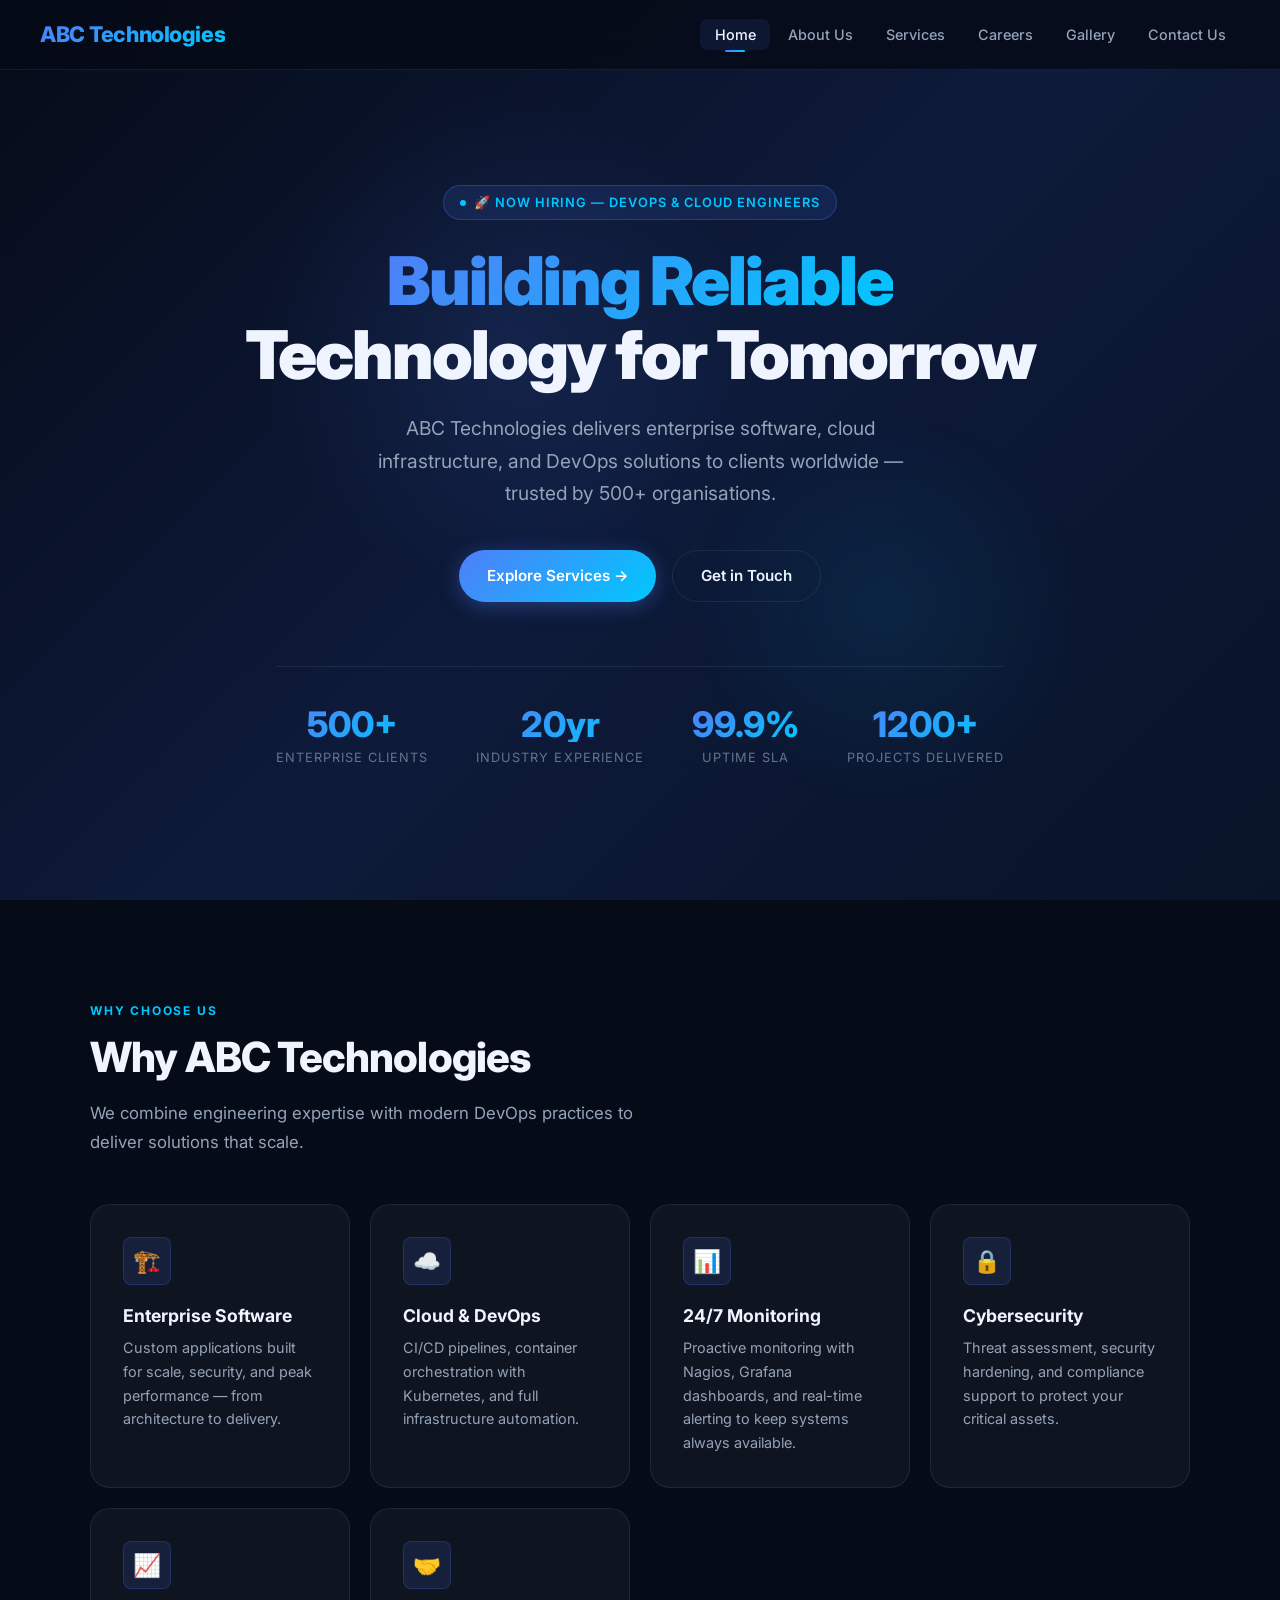
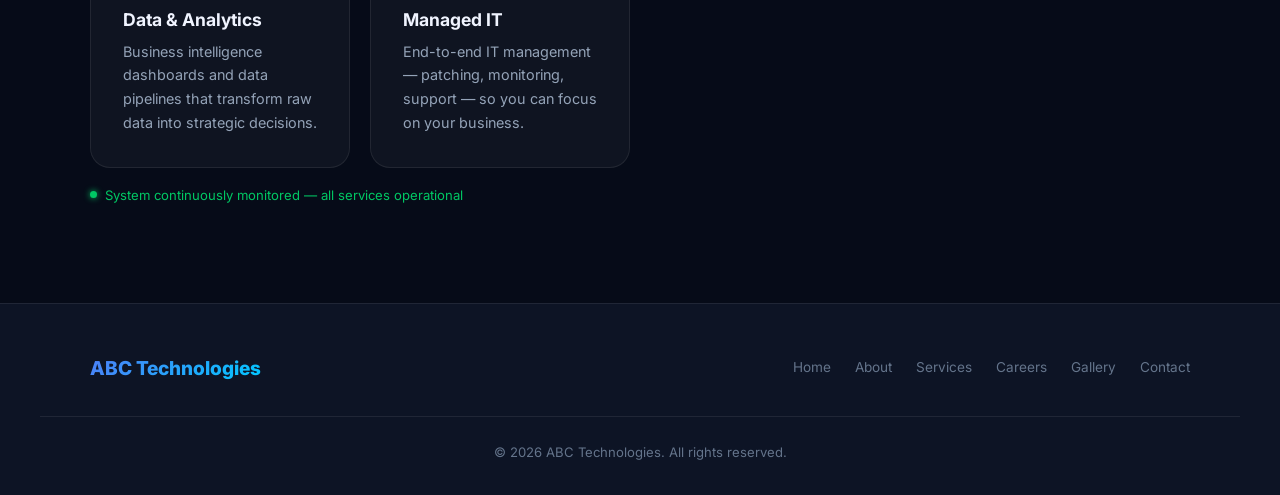
<file: website/index.html>
<!DOCTYPE html>
<html lang="en">
<head>
  <meta charset="UTF-8">
  <meta name="viewport" content="width=device-width, initial-scale=1.0">
  <meta name="description" content="ABC Technologies — Enterprise software, cloud, DevOps, and IT infrastructure solutions for businesses worldwide.">
  <title>ABC Technologies — Building Reliable Technology for Tomorrow</title>
  <link rel="stylesheet" href="css/style.css">
</head>
<body>

<header id="site-header">
  <div class="logo">ABC Technologies</div>
  <nav>
    <ul>
      <li><a href="index.html" id="nav-home">Home</a></li>
      <li><a href="about.html" id="nav-about">About Us</a></li>
      <li><a href="services.html" id="nav-services">Services</a></li>
      <li><a href="careers.html" id="nav-careers">Careers</a></li>
      <li><a href="gallery.html" id="nav-gallery">Gallery</a></li>
      <li><a href="contact.html" id="nav-contact">Contact Us</a></li>
    </ul>
  </nav>
</header>

<!-- Hero Section -->
<section class="hero">
  <div class="hero-badge">🚀 Now Hiring — DevOps & Cloud Engineers</div>
  <h1><span class="gradient-text">Building Reliable</span><br>Technology for Tomorrow</h1>
  <p>ABC Technologies delivers enterprise software, cloud infrastructure, and DevOps solutions to clients worldwide — trusted by 500+ organisations.</p>
  <div class="hero-cta">
    <a href="services.html" id="hero-cta-services" class="btn btn-primary">Explore Services →</a>
    <a href="contact.html" id="hero-cta-contact" class="btn btn-outline">Get in Touch</a>
  </div>
  <div class="stats-row">
    <div class="stat"><div class="stat-number">500+</div><div class="stat-label">Enterprise Clients</div></div>
    <div class="stat"><div class="stat-number">20yr</div><div class="stat-label">Industry Experience</div></div>
    <div class="stat"><div class="stat-number">99.9%</div><div class="stat-label">Uptime SLA</div></div>
    <div class="stat"><div class="stat-number">1200+</div><div class="stat-label">Projects Delivered</div></div>
  </div>
</section>

<!-- Why ABC Technologies -->
<section class="section">
  <div class="section-inner">
    <div class="section-label">Why Choose Us</div>
    <h2 class="section-title">Why ABC Technologies</h2>
    <p class="section-desc">We combine engineering expertise with modern DevOps practices to deliver solutions that scale.</p>
    <div class="card-grid">
      <div class="card">
        <div class="card-icon">🏗️</div>
        <h3>Enterprise Software</h3>
        <p>Custom applications built for scale, security, and peak performance — from architecture to delivery.</p>
      </div>
      <div class="card">
        <div class="card-icon">☁️</div>
        <h3>Cloud &amp; DevOps</h3>
        <p>CI/CD pipelines, container orchestration with Kubernetes, and full infrastructure automation.</p>
      </div>
      <div class="card">
        <div class="card-icon">📊</div>
        <h3>24/7 Monitoring</h3>
        <p>Proactive monitoring with Nagios, Grafana dashboards, and real-time alerting to keep systems always available.</p>
      </div>
      <div class="card">
        <div class="card-icon">🔒</div>
        <h3>Cybersecurity</h3>
        <p>Threat assessment, security hardening, and compliance support to protect your critical assets.</p>
      </div>
      <div class="card">
        <div class="card-icon">📈</div>
        <h3>Data &amp; Analytics</h3>
        <p>Business intelligence dashboards and data pipelines that transform raw data into strategic decisions.</p>
      </div>
      <div class="card">
        <div class="card-icon">🤝</div>
        <h3>Managed IT</h3>
        <p>End-to-end IT management — patching, monitoring, support — so you can focus on your business.</p>
      </div>
    </div>
    <p id="health">System continuously monitored — all services operational</p>
  </div>
</section>

<footer>
  <div class="footer-inner">
    <div class="footer-logo">ABC Technologies</div>
    <div class="footer-links">
      <a href="index.html">Home</a>
      <a href="about.html">About</a>
      <a href="services.html">Services</a>
      <a href="careers.html">Careers</a>
      <a href="gallery.html">Gallery</a>
      <a href="contact.html">Contact</a>
    </div>
  </div>
  <div class="footer-copy">&copy; 2026 ABC Technologies. All rights reserved.</div>
</footer>

<script src="js/main.js"></script>
</body>
</html>
</file>
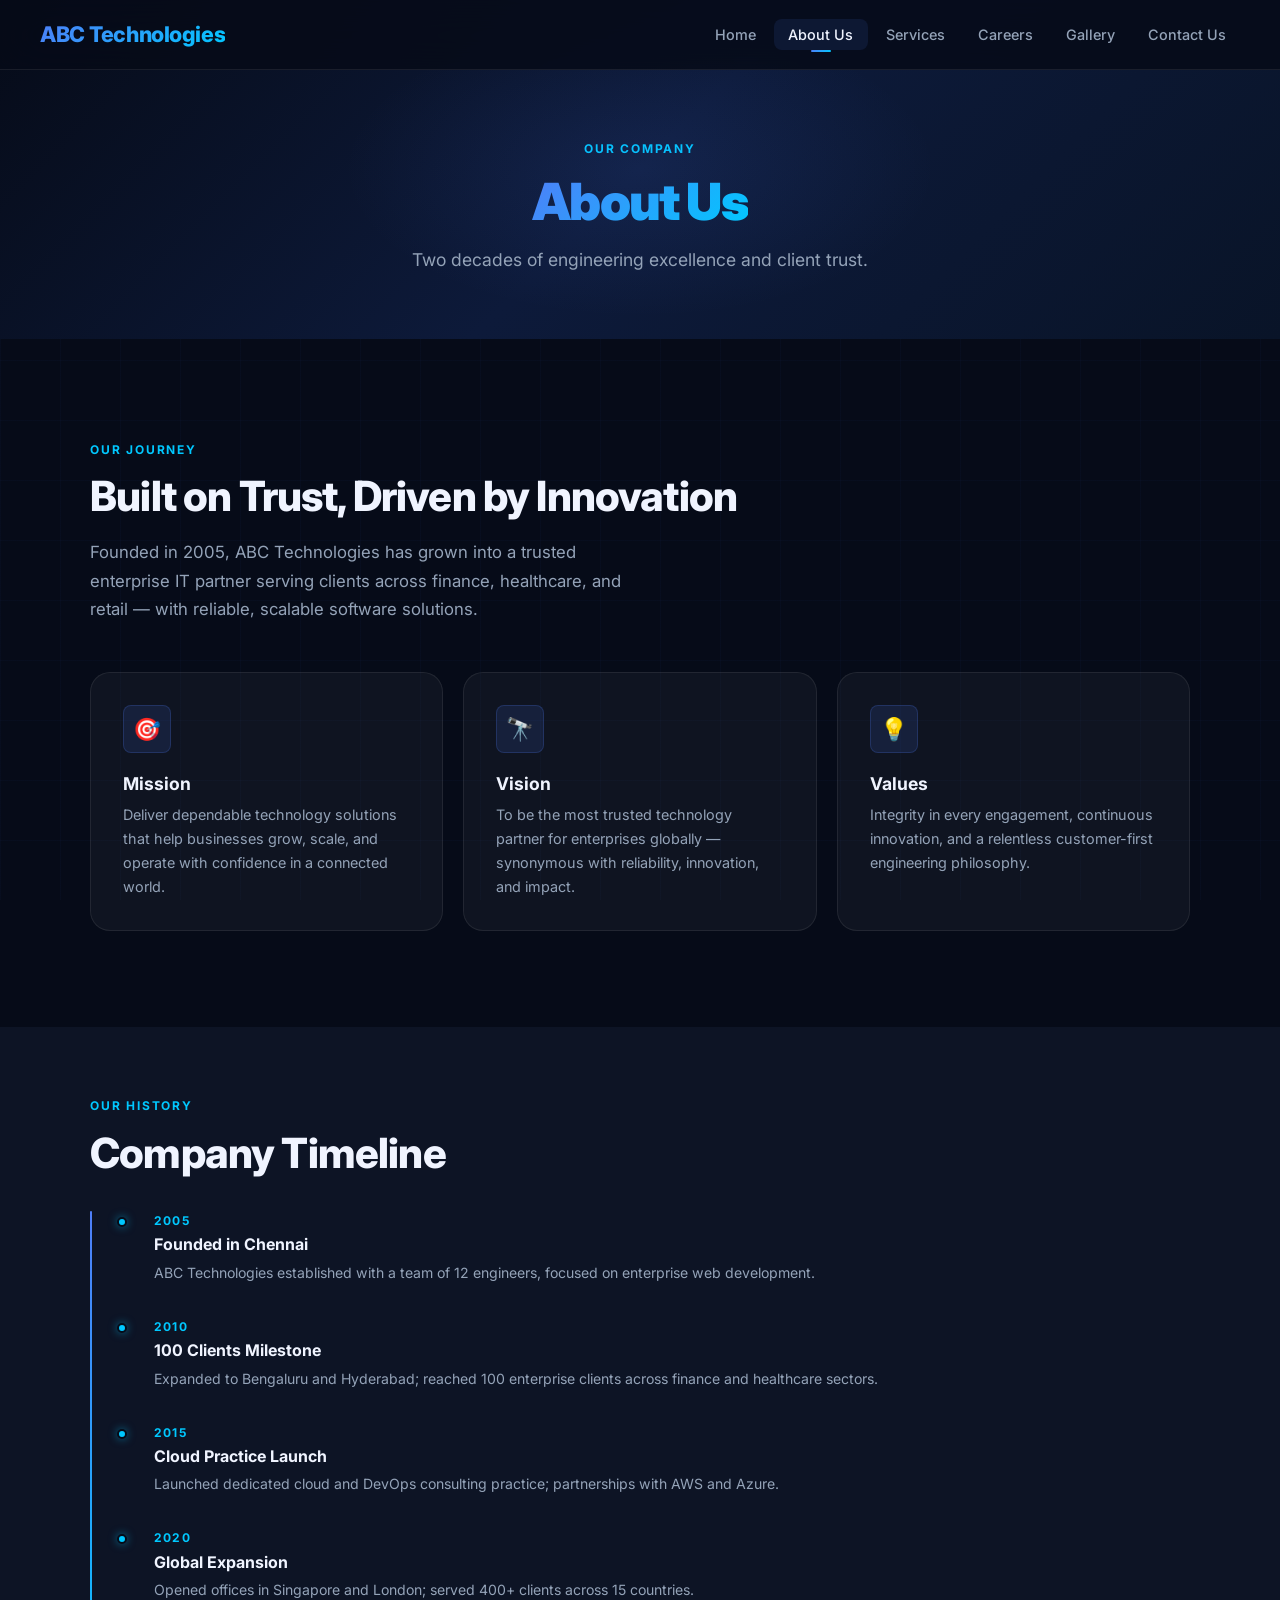
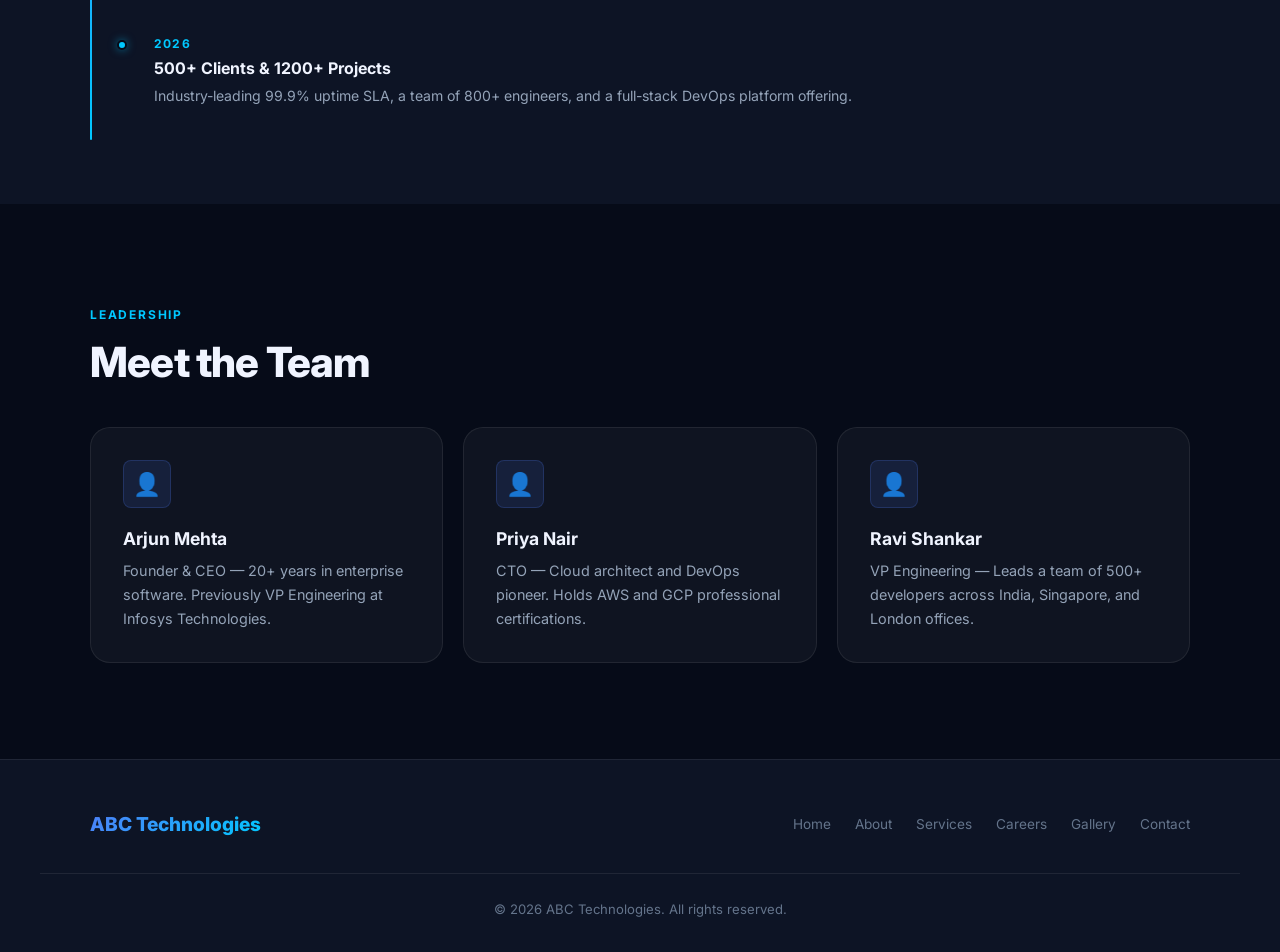
<file: website/about.html>
<!DOCTYPE html>
<html lang="en">
<head>
  <meta charset="UTF-8">
  <meta name="viewport" content="width=device-width, initial-scale=1.0">
  <meta name="description" content="Learn about ABC Technologies — our story, mission, vision, values, and 20 years of engineering excellence.">
  <title>About Us — ABC Technologies</title>
  <link rel="stylesheet" href="css/style.css">
</head>
<body>

<header id="site-header">
  <div class="logo">ABC Technologies</div>
  <nav>
    <ul>
      <li><a href="index.html" id="nav-home">Home</a></li>
      <li><a href="about.html" id="nav-about">About Us</a></li>
      <li><a href="services.html" id="nav-services">Services</a></li>
      <li><a href="careers.html" id="nav-careers">Careers</a></li>
      <li><a href="gallery.html" id="nav-gallery">Gallery</a></li>
      <li><a href="contact.html" id="nav-contact">Contact Us</a></li>
    </ul>
  </nav>
</header>

<section class="page-hero">
  <div class="section-label">Our Company</div>
  <h1><span class="gradient-text">About Us</span></h1>
  <p>Two decades of engineering excellence and client trust.</p>
</section>

<!-- Story Section -->
<section class="section">
  <div class="section-inner">
    <div class="section-label">Our Journey</div>
    <h2 class="section-title">Built on Trust, Driven by Innovation</h2>
    <p class="section-desc">Founded in 2005, ABC Technologies has grown into a trusted enterprise IT partner serving clients across finance, healthcare, and retail — with reliable, scalable software solutions.</p>

    <!-- Mission / Vision / Values -->
    <div class="card-grid">
      <div class="card">
        <div class="card-icon">🎯</div>
        <h3>Mission</h3>
        <p>Deliver dependable technology solutions that help businesses grow, scale, and operate with confidence in a connected world.</p>
      </div>
      <div class="card">
        <div class="card-icon">🔭</div>
        <h3>Vision</h3>
        <p>To be the most trusted technology partner for enterprises globally — synonymous with reliability, innovation, and impact.</p>
      </div>
      <div class="card">
        <div class="card-icon">💡</div>
        <h3>Values</h3>
        <p>Integrity in every engagement, continuous innovation, and a relentless customer-first engineering philosophy.</p>
      </div>
    </div>
  </div>
</section>

<!-- Timeline -->
<section class="section" style="background: var(--bg-secondary); padding-top: 4rem; padding-bottom: 4rem;">
  <div class="section-inner">
    <div class="section-label">Our History</div>
    <h2 class="section-title">Company Timeline</h2>
    <div class="timeline">
      <div class="timeline-item">
        <div class="year">2005</div>
        <h3>Founded in Chennai</h3>
        <p>ABC Technologies established with a team of 12 engineers, focused on enterprise web development.</p>
      </div>
      <div class="timeline-item">
        <div class="year">2010</div>
        <h3>100 Clients Milestone</h3>
        <p>Expanded to Bengaluru and Hyderabad; reached 100 enterprise clients across finance and healthcare sectors.</p>
      </div>
      <div class="timeline-item">
        <div class="year">2015</div>
        <h3>Cloud Practice Launch</h3>
        <p>Launched dedicated cloud and DevOps consulting practice; partnerships with AWS and Azure.</p>
      </div>
      <div class="timeline-item">
        <div class="year">2020</div>
        <h3>Global Expansion</h3>
        <p>Opened offices in Singapore and London; served 400+ clients across 15 countries.</p>
      </div>
      <div class="timeline-item">
        <div class="year">2026</div>
        <h3>500+ Clients &amp; 1200+ Projects</h3>
        <p>Industry-leading 99.9% uptime SLA, a team of 800+ engineers, and a full-stack DevOps platform offering.</p>
      </div>
    </div>
  </div>
</section>

<!-- Leadership -->
<section class="section">
  <div class="section-inner">
    <div class="section-label">Leadership</div>
    <h2 class="section-title">Meet the Team</h2>
    <div class="card-grid">
      <div class="card">
        <div class="card-icon">👤</div>
        <h3>Arjun Mehta</h3>
        <p>Founder &amp; CEO — 20+ years in enterprise software. Previously VP Engineering at Infosys Technologies.</p>
      </div>
      <div class="card">
        <div class="card-icon">👤</div>
        <h3>Priya Nair</h3>
        <p>CTO — Cloud architect and DevOps pioneer. Holds AWS and GCP professional certifications.</p>
      </div>
      <div class="card">
        <div class="card-icon">👤</div>
        <h3>Ravi Shankar</h3>
        <p>VP Engineering — Leads a team of 500+ developers across India, Singapore, and London offices.</p>
      </div>
    </div>
  </div>
</section>

<footer>
  <div class="footer-inner">
    <div class="footer-logo">ABC Technologies</div>
    <div class="footer-links">
      <a href="index.html">Home</a>
      <a href="about.html">About</a>
      <a href="services.html">Services</a>
      <a href="careers.html">Careers</a>
      <a href="gallery.html">Gallery</a>
      <a href="contact.html">Contact</a>
    </div>
  </div>
  <div class="footer-copy">&copy; 2026 ABC Technologies. All rights reserved.</div>
</footer>

<script src="js/main.js"></script>
</body>
</html>
</file>
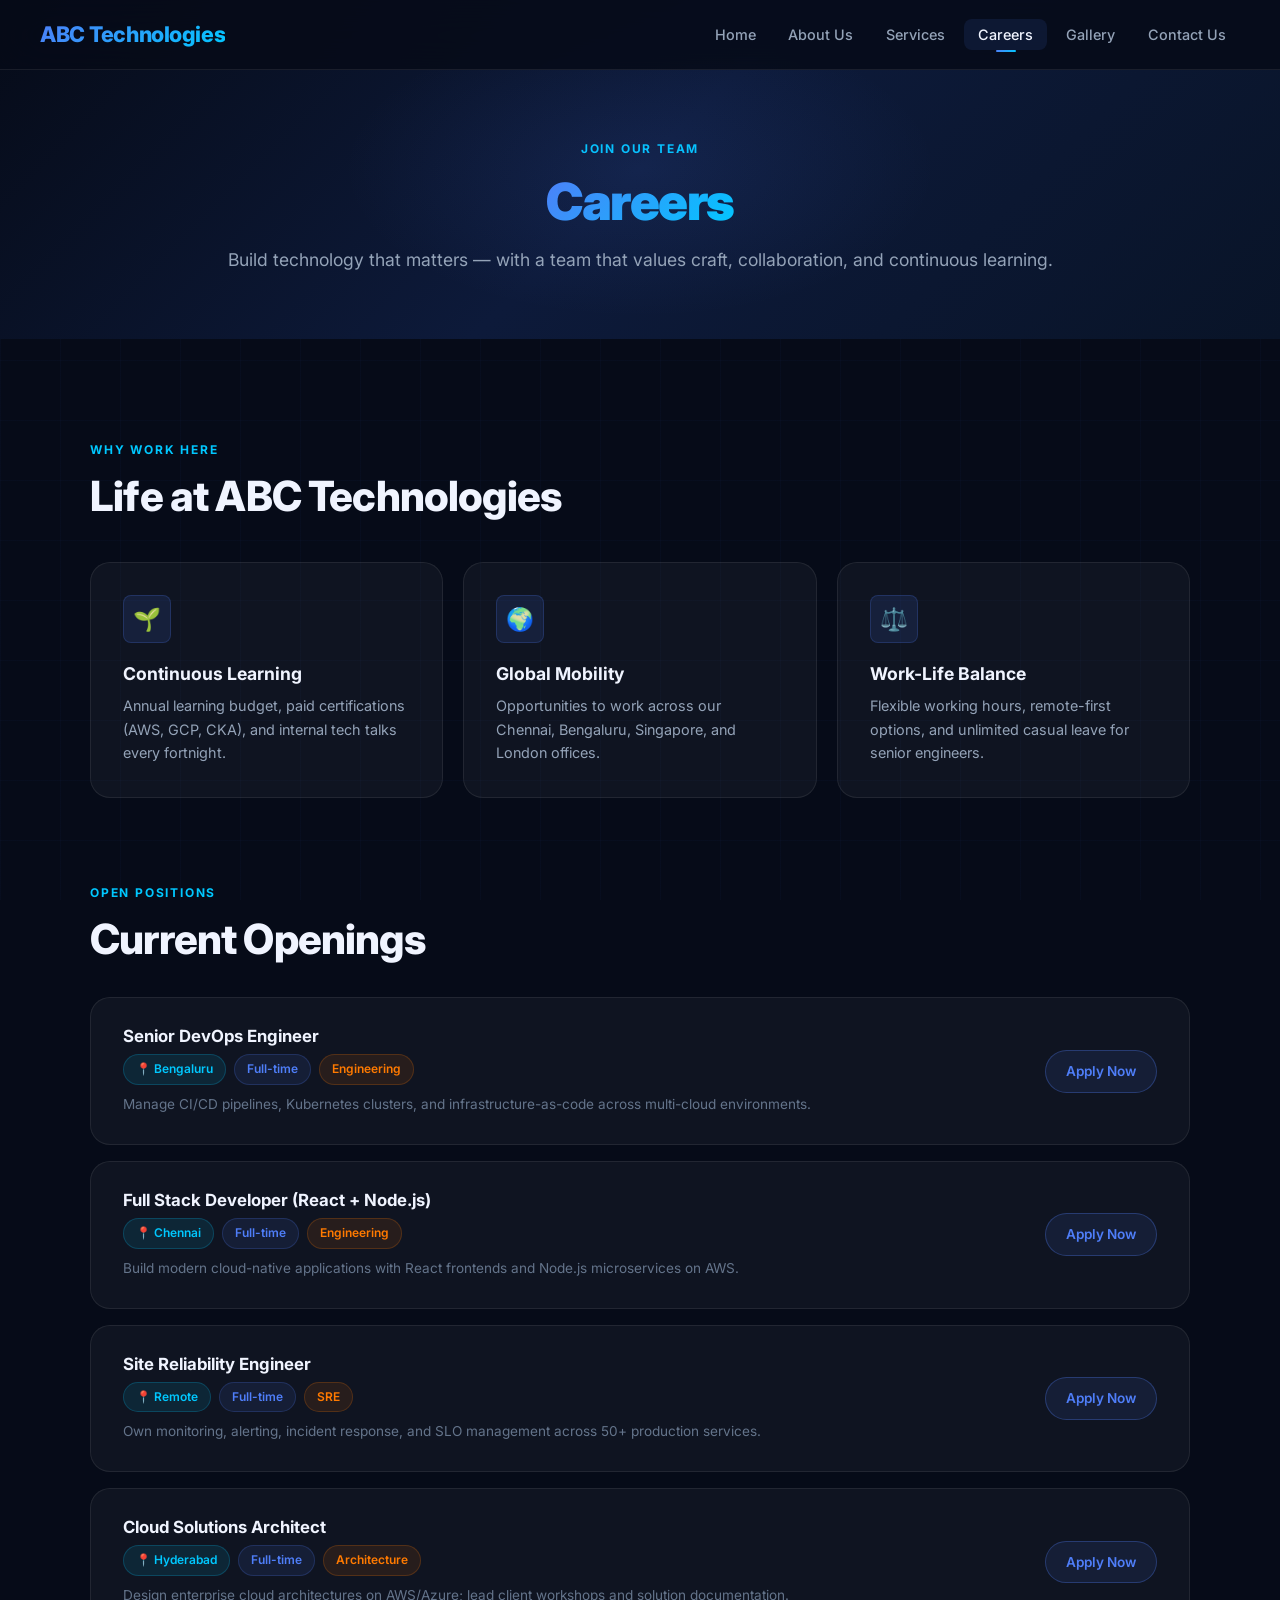
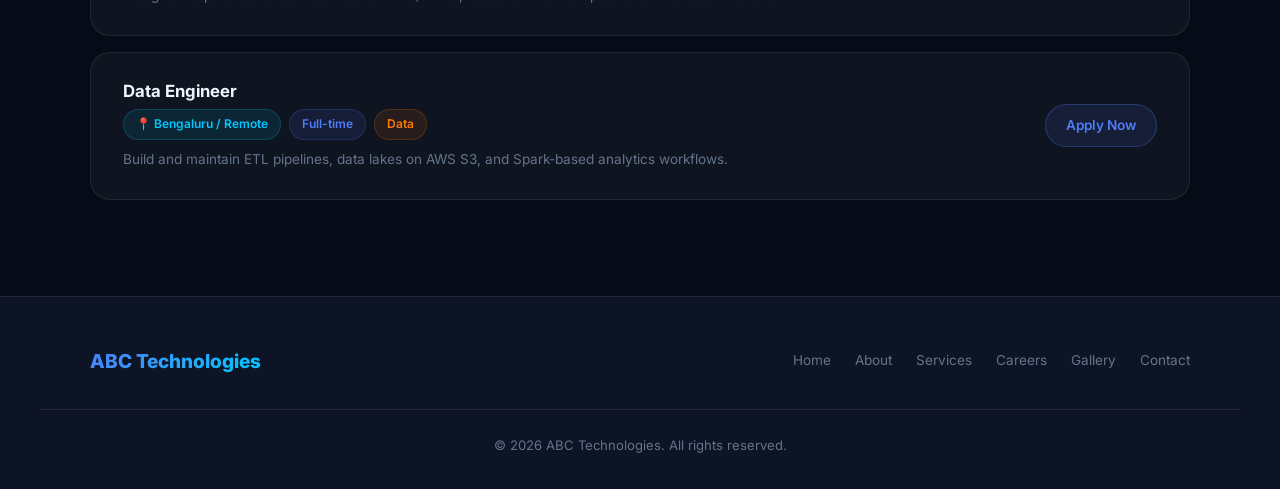
<file: website/careers.html>
<!DOCTYPE html>
<html lang="en">
<head>
  <meta charset="UTF-8">
  <meta name="viewport" content="width=device-width, initial-scale=1.0">
  <meta name="description" content="Join ABC Technologies — open positions in DevOps, cloud engineering, full-stack development, and site reliability.">
  <title>Careers — ABC Technologies</title>
  <link rel="stylesheet" href="css/style.css">
</head>
<body>

<header id="site-header">
  <div class="logo">ABC Technologies</div>
  <nav>
    <ul>
      <li><a href="index.html" id="nav-home">Home</a></li>
      <li><a href="about.html" id="nav-about">About Us</a></li>
      <li><a href="services.html" id="nav-services">Services</a></li>
      <li><a href="careers.html" id="nav-careers">Careers</a></li>
      <li><a href="gallery.html" id="nav-gallery">Gallery</a></li>
      <li><a href="contact.html" id="nav-contact">Contact Us</a></li>
    </ul>
  </nav>
</header>

<section class="page-hero">
  <div class="section-label">Join Our Team</div>
  <h1><span class="gradient-text">Careers</span></h1>
  <p>Build technology that matters — with a team that values craft, collaboration, and continuous learning.</p>
</section>

<!-- Perks -->
<section class="section" style="padding-bottom: 3rem;">
  <div class="section-inner">
    <div class="section-label">Why Work Here</div>
    <h2 class="section-title">Life at ABC Technologies</h2>
    <div class="card-grid">
      <div class="card">
        <div class="card-icon">🌱</div>
        <h3>Continuous Learning</h3>
        <p>Annual learning budget, paid certifications (AWS, GCP, CKA), and internal tech talks every fortnight.</p>
      </div>
      <div class="card">
        <div class="card-icon">🌍</div>
        <h3>Global Mobility</h3>
        <p>Opportunities to work across our Chennai, Bengaluru, Singapore, and London offices.</p>
      </div>
      <div class="card">
        <div class="card-icon">⚖️</div>
        <h3>Work-Life Balance</h3>
        <p>Flexible working hours, remote-first options, and unlimited casual leave for senior engineers.</p>
      </div>
    </div>
  </div>
</section>

<!-- Job Listings -->
<section class="section" style="padding-top: 2rem;">
  <div class="section-inner">
    <div class="section-label">Open Positions</div>
    <h2 class="section-title">Current Openings</h2>
    <div id="jobs-list" style="display: flex; flex-direction: column; gap: 1rem; margin-top: 2rem;">

      <div class="job-card">
        <div class="job-info">
          <h3>Senior DevOps Engineer</h3>
          <div class="job-badges">
            <span class="badge badge-location">📍 Bengaluru</span>
            <span class="badge badge-type">Full-time</span>
            <span class="badge badge-dept">Engineering</span>
          </div>
          <p style="font-size:0.85rem; color:var(--text-muted); margin-top:0.5rem;">Manage CI/CD pipelines, Kubernetes clusters, and infrastructure-as-code across multi-cloud environments.</p>
        </div>
        <a href="contact.html" class="btn-apply">Apply Now</a>
      </div>

      <div class="job-card">
        <div class="job-info">
          <h3>Full Stack Developer (React + Node.js)</h3>
          <div class="job-badges">
            <span class="badge badge-location">📍 Chennai</span>
            <span class="badge badge-type">Full-time</span>
            <span class="badge badge-dept">Engineering</span>
          </div>
          <p style="font-size:0.85rem; color:var(--text-muted); margin-top:0.5rem;">Build modern cloud-native applications with React frontends and Node.js microservices on AWS.</p>
        </div>
        <a href="contact.html" class="btn-apply">Apply Now</a>
      </div>

      <div class="job-card">
        <div class="job-info">
          <h3>Site Reliability Engineer</h3>
          <div class="job-badges">
            <span class="badge badge-location">📍 Remote</span>
            <span class="badge badge-type">Full-time</span>
            <span class="badge badge-dept">SRE</span>
          </div>
          <p style="font-size:0.85rem; color:var(--text-muted); margin-top:0.5rem;">Own monitoring, alerting, incident response, and SLO management across 50+ production services.</p>
        </div>
        <a href="contact.html" class="btn-apply">Apply Now</a>
      </div>

      <div class="job-card">
        <div class="job-info">
          <h3>Cloud Solutions Architect</h3>
          <div class="job-badges">
            <span class="badge badge-location">📍 Hyderabad</span>
            <span class="badge badge-type">Full-time</span>
            <span class="badge badge-dept">Architecture</span>
          </div>
          <p style="font-size:0.85rem; color:var(--text-muted); margin-top:0.5rem;">Design enterprise cloud architectures on AWS/Azure; lead client workshops and solution documentation.</p>
        </div>
        <a href="contact.html" class="btn-apply">Apply Now</a>
      </div>

      <div class="job-card">
        <div class="job-info">
          <h3>Data Engineer</h3>
          <div class="job-badges">
            <span class="badge badge-location">📍 Bengaluru / Remote</span>
            <span class="badge badge-type">Full-time</span>
            <span class="badge badge-dept">Data</span>
          </div>
          <p style="font-size:0.85rem; color:var(--text-muted); margin-top:0.5rem;">Build and maintain ETL pipelines, data lakes on AWS S3, and Spark-based analytics workflows.</p>
        </div>
        <a href="contact.html" class="btn-apply">Apply Now</a>
      </div>

    </div>
  </div>
</section>

<footer>
  <div class="footer-inner">
    <div class="footer-logo">ABC Technologies</div>
    <div class="footer-links">
      <a href="index.html">Home</a>
      <a href="about.html">About</a>
      <a href="services.html">Services</a>
      <a href="careers.html">Careers</a>
      <a href="gallery.html">Gallery</a>
      <a href="contact.html">Contact</a>
    </div>
  </div>
  <div class="footer-copy">&copy; 2026 ABC Technologies. All rights reserved.</div>
</footer>

<script src="js/main.js"></script>
</body>
</html>
</file>
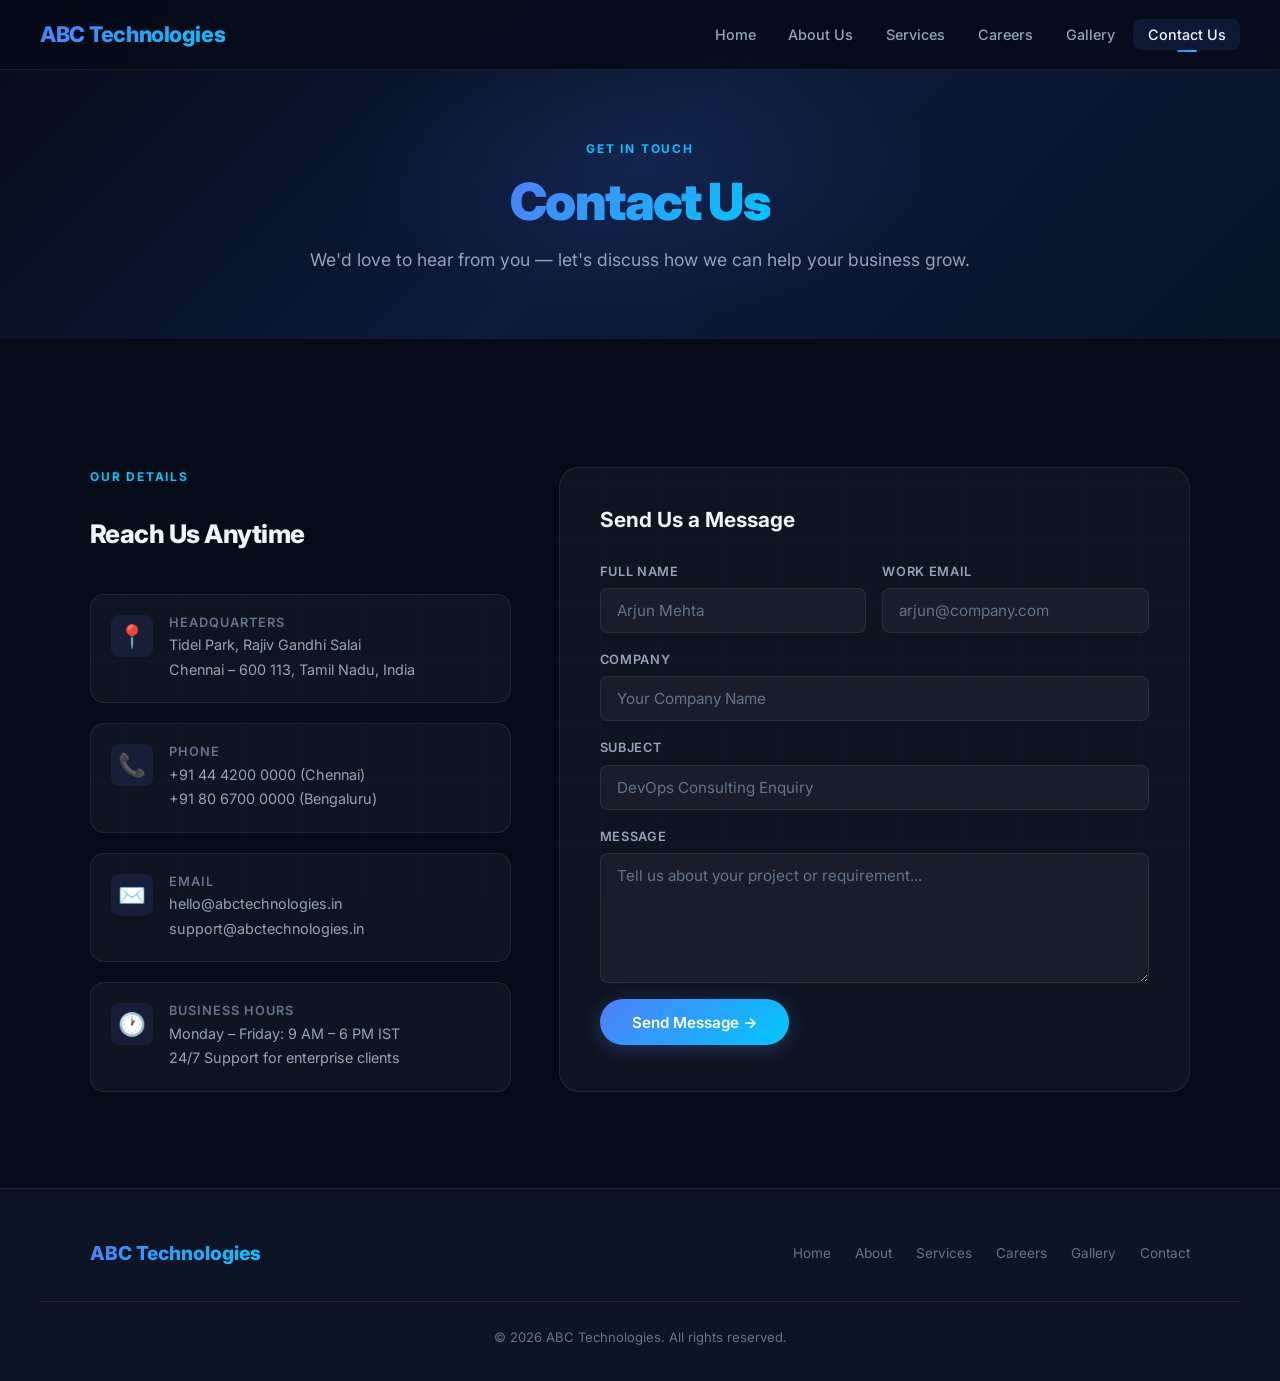
<file: website/contact.html>
<!DOCTYPE html>
<html lang="en">
<head>
  <meta charset="UTF-8">
  <meta name="viewport" content="width=device-width, initial-scale=1.0">
  <meta name="description" content="Contact ABC Technologies — reach our offices in Chennai, Bengaluru, Singapore and London.">
  <title>Contact Us — ABC Technologies</title>
  <link rel="stylesheet" href="css/style.css">
</head>
<body>

<header id="site-header">
  <div class="logo">ABC Technologies</div>
  <nav>
    <ul>
      <li><a href="index.html" id="nav-home">Home</a></li>
      <li><a href="about.html" id="nav-about">About Us</a></li>
      <li><a href="services.html" id="nav-services">Services</a></li>
      <li><a href="careers.html" id="nav-careers">Careers</a></li>
      <li><a href="gallery.html" id="nav-gallery">Gallery</a></li>
      <li><a href="contact.html" id="nav-contact">Contact Us</a></li>
    </ul>
  </nav>
</header>

<section class="page-hero">
  <div class="section-label">Get in Touch</div>
  <h1><span class="gradient-text">Contact Us</span></h1>
  <p>We'd love to hear from you — let's discuss how we can help your business grow.</p>
</section>

<section class="section">
  <div class="section-inner">
    <div class="contact-grid">

      <!-- Contact Info -->
      <div class="contact-info-list">
        <div class="section-label">Our Details</div>
        <h2 class="section-title" style="font-size:1.6rem; margin-bottom:1.5rem;">Reach Us Anytime</h2>

        <div class="contact-info-item">
          <div class="contact-info-icon">📍</div>
          <div>
            <h4>Headquarters</h4>
            <p>Tidel Park, Rajiv Gandhi Salai<br>Chennai – 600 113, Tamil Nadu, India</p>
          </div>
        </div>

        <div class="contact-info-item">
          <div class="contact-info-icon">📞</div>
          <div>
            <h4>Phone</h4>
            <p>+91 44 4200 0000 (Chennai)<br>+91 80 6700 0000 (Bengaluru)</p>
          </div>
        </div>

        <div class="contact-info-item">
          <div class="contact-info-icon">✉️</div>
          <div>
            <h4>Email</h4>
            <p>hello@abctechnologies.in<br>support@abctechnologies.in</p>
          </div>
        </div>

        <div class="contact-info-item">
          <div class="contact-info-icon">🕐</div>
          <div>
            <h4>Business Hours</h4>
            <p>Monday – Friday: 9 AM – 6 PM IST<br>24/7 Support for enterprise clients</p>
          </div>
        </div>
      </div>

      <!-- Contact Form -->
      <div class="contact-form-wrap">
        <h3>Send Us a Message</h3>
        <form id="contact-form">
          <div class="form-row">
            <div class="form-group">
              <label for="contact-name">Full Name</label>
              <input type="text" id="contact-name" name="name" placeholder="Arjun Mehta" required>
            </div>
            <div class="form-group">
              <label for="contact-email">Work Email</label>
              <input type="email" id="contact-email" name="email" placeholder="arjun@company.com" required>
            </div>
          </div>
          <div class="form-group">
            <label for="contact-company">Company</label>
            <input type="text" id="contact-company" name="company" placeholder="Your Company Name">
          </div>
          <div class="form-group">
            <label for="contact-subject">Subject</label>
            <input type="text" id="contact-subject" name="subject" placeholder="DevOps Consulting Enquiry" required>
          </div>
          <div class="form-group">
            <label for="contact-message">Message</label>
            <textarea id="contact-message" name="message" placeholder="Tell us about your project or requirement..." rows="5" required></textarea>
          </div>
          <button type="submit" id="contact-submit">Send Message →</button>
          <div class="form-success" id="form-success">
            ✅ Thank you! Your message has been received. We'll be in touch within 24 hours.
          </div>
        </form>
      </div>

    </div>
  </div>
</section>

<footer>
  <div class="footer-inner">
    <div class="footer-logo">ABC Technologies</div>
    <div class="footer-links">
      <a href="index.html">Home</a>
      <a href="about.html">About</a>
      <a href="services.html">Services</a>
      <a href="careers.html">Careers</a>
      <a href="gallery.html">Gallery</a>
      <a href="contact.html">Contact</a>
    </div>
  </div>
  <div class="footer-copy">&copy; 2026 ABC Technologies. All rights reserved.</div>
</footer>

<script src="js/main.js"></script>
</body>
</html>
</file>
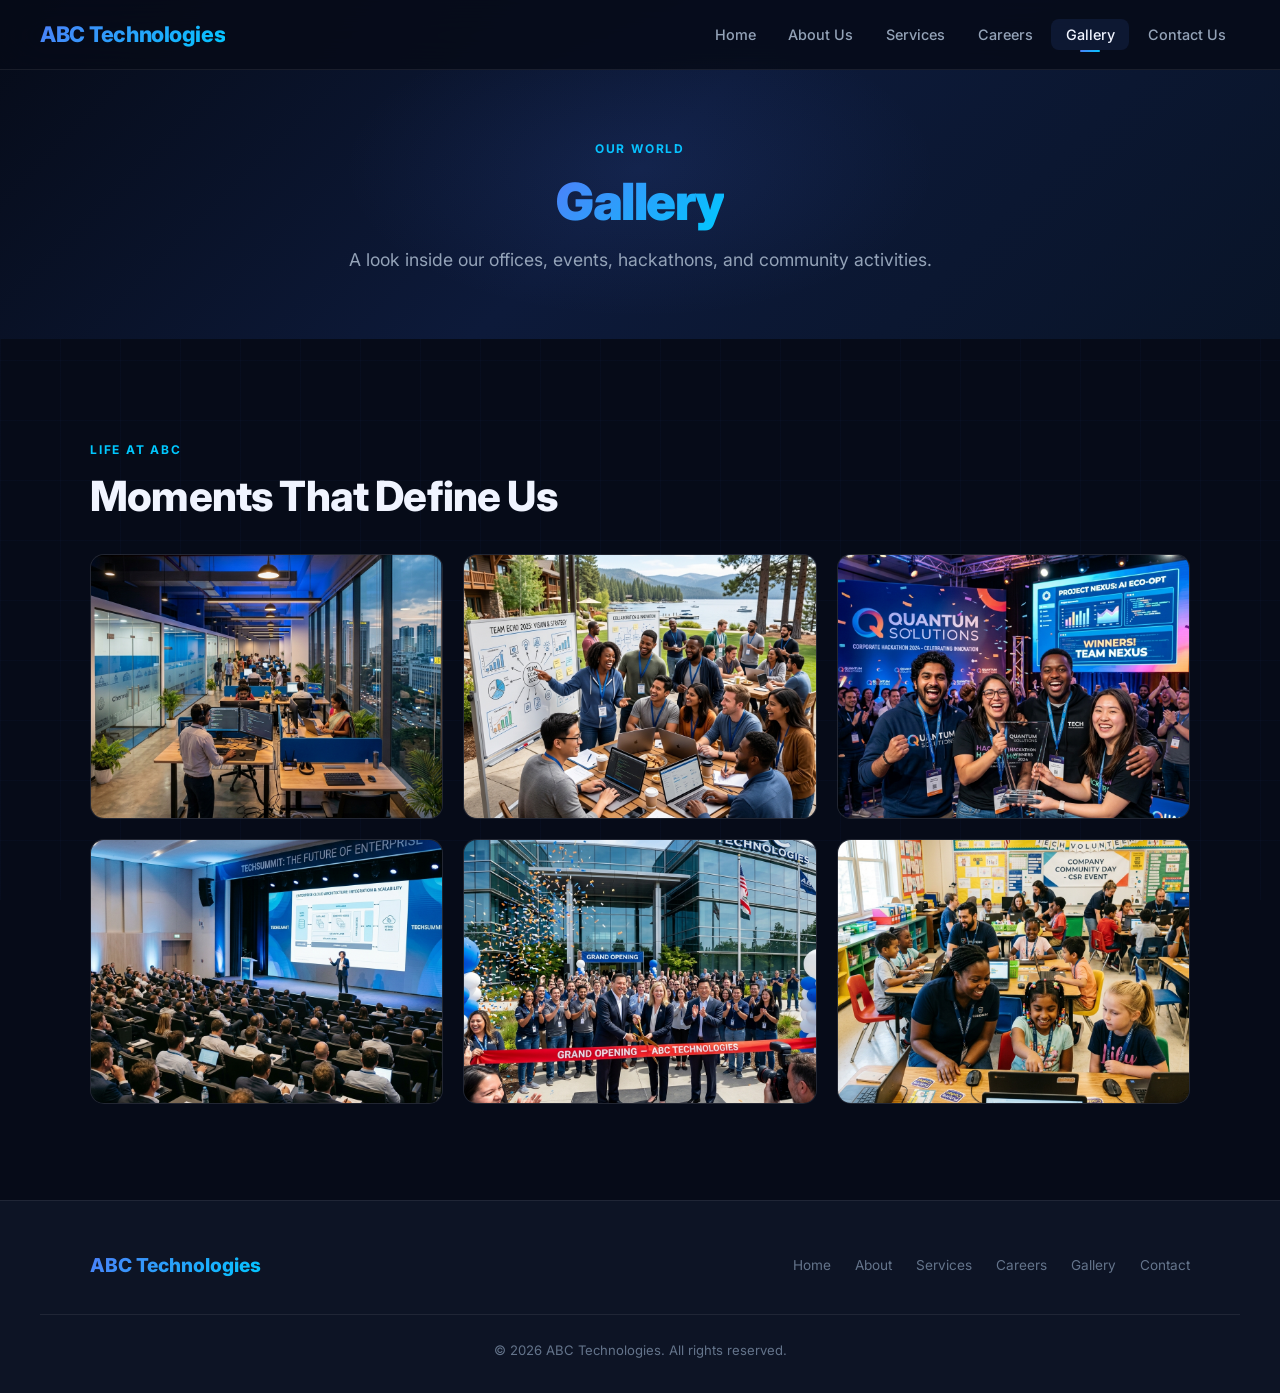
<file: website/gallery.html>
<!DOCTYPE html>
<html lang="en">
<head>
  <meta charset="UTF-8">
  <meta name="viewport" content="width=device-width, initial-scale=1.0">
  <meta name="description" content="Gallery — A look inside ABC Technologies offices, events, hackathons, and community activities.">
  <title>Gallery — ABC Technologies</title>
  <link rel="stylesheet" href="css/style.css">
</head>
<body>

<header id="site-header">
  <div class="logo">ABC Technologies</div>
  <nav>
    <ul>
      <li><a href="index.html" id="nav-home">Home</a></li>
      <li><a href="about.html" id="nav-about">About Us</a></li>
      <li><a href="services.html" id="nav-services">Services</a></li>
      <li><a href="careers.html" id="nav-careers">Careers</a></li>
      <li><a href="gallery.html" id="nav-gallery">Gallery</a></li>
      <li><a href="contact.html" id="nav-contact">Contact Us</a></li>
    </ul>
  </nav>
</header>

<section class="page-hero">
  <div class="section-label">Our World</div>
  <h1><span class="gradient-text">Gallery</span></h1>
  <p>A look inside our offices, events, hackathons, and community activities.</p>
</section>

<section class="section">
  <div class="section-inner">
    <div class="section-label">Life at ABC</div>
    <h2 class="section-title">Moments That Define Us</h2>
    <div class="gallery-grid" id="gallery-grid">

      <div class="gallery-item">
        <img src="images/gallery_office_chennai.png" alt="ABC Technologies Office — Chennai" loading="lazy">
        <div class="gallery-overlay"><span>🏢 Office — Chennai</span></div>
      </div>

      <div class="gallery-item">
        <img src="images/gallery_team_offsite.png" alt="Team Offsite 2025" loading="lazy">
        <div class="gallery-overlay"><span>🌿 Team Offsite 2025</span></div>
      </div>

      <div class="gallery-item">
        <img src="images/gallery_hackathon.png" alt="Hackathon Winners" loading="lazy">
        <div class="gallery-overlay"><span>🏆 Hackathon Winners</span></div>
      </div>

      <div class="gallery-item">
        <img src="images/gallery_client_summit.png" alt="Client Summit" loading="lazy">
        <div class="gallery-overlay"><span>📣 Client Summit</span></div>
      </div>

      <div class="gallery-item">
        <img src="images/gallery_new_campus.png" alt="New Campus Launch" loading="lazy">
        <div class="gallery-overlay"><span>🎉 New Campus Launch</span></div>
      </div>

      <div class="gallery-item">
        <img src="images/gallery_community_day.png" alt="Community Day CSR" loading="lazy">
        <div class="gallery-overlay"><span>❤️ Community Day</span></div>
      </div>

    </div>
  </div>
</section>

<footer>
  <div class="footer-inner">
    <div class="footer-logo">ABC Technologies</div>
    <div class="footer-links">
      <a href="index.html">Home</a>
      <a href="about.html">About</a>
      <a href="services.html">Services</a>
      <a href="careers.html">Careers</a>
      <a href="gallery.html">Gallery</a>
      <a href="contact.html">Contact</a>
    </div>
  </div>
  <div class="footer-copy">&copy; 2026 ABC Technologies. All rights reserved.</div>
</footer>

<script src="js/main.js"></script>
</body>
</html>
</file>
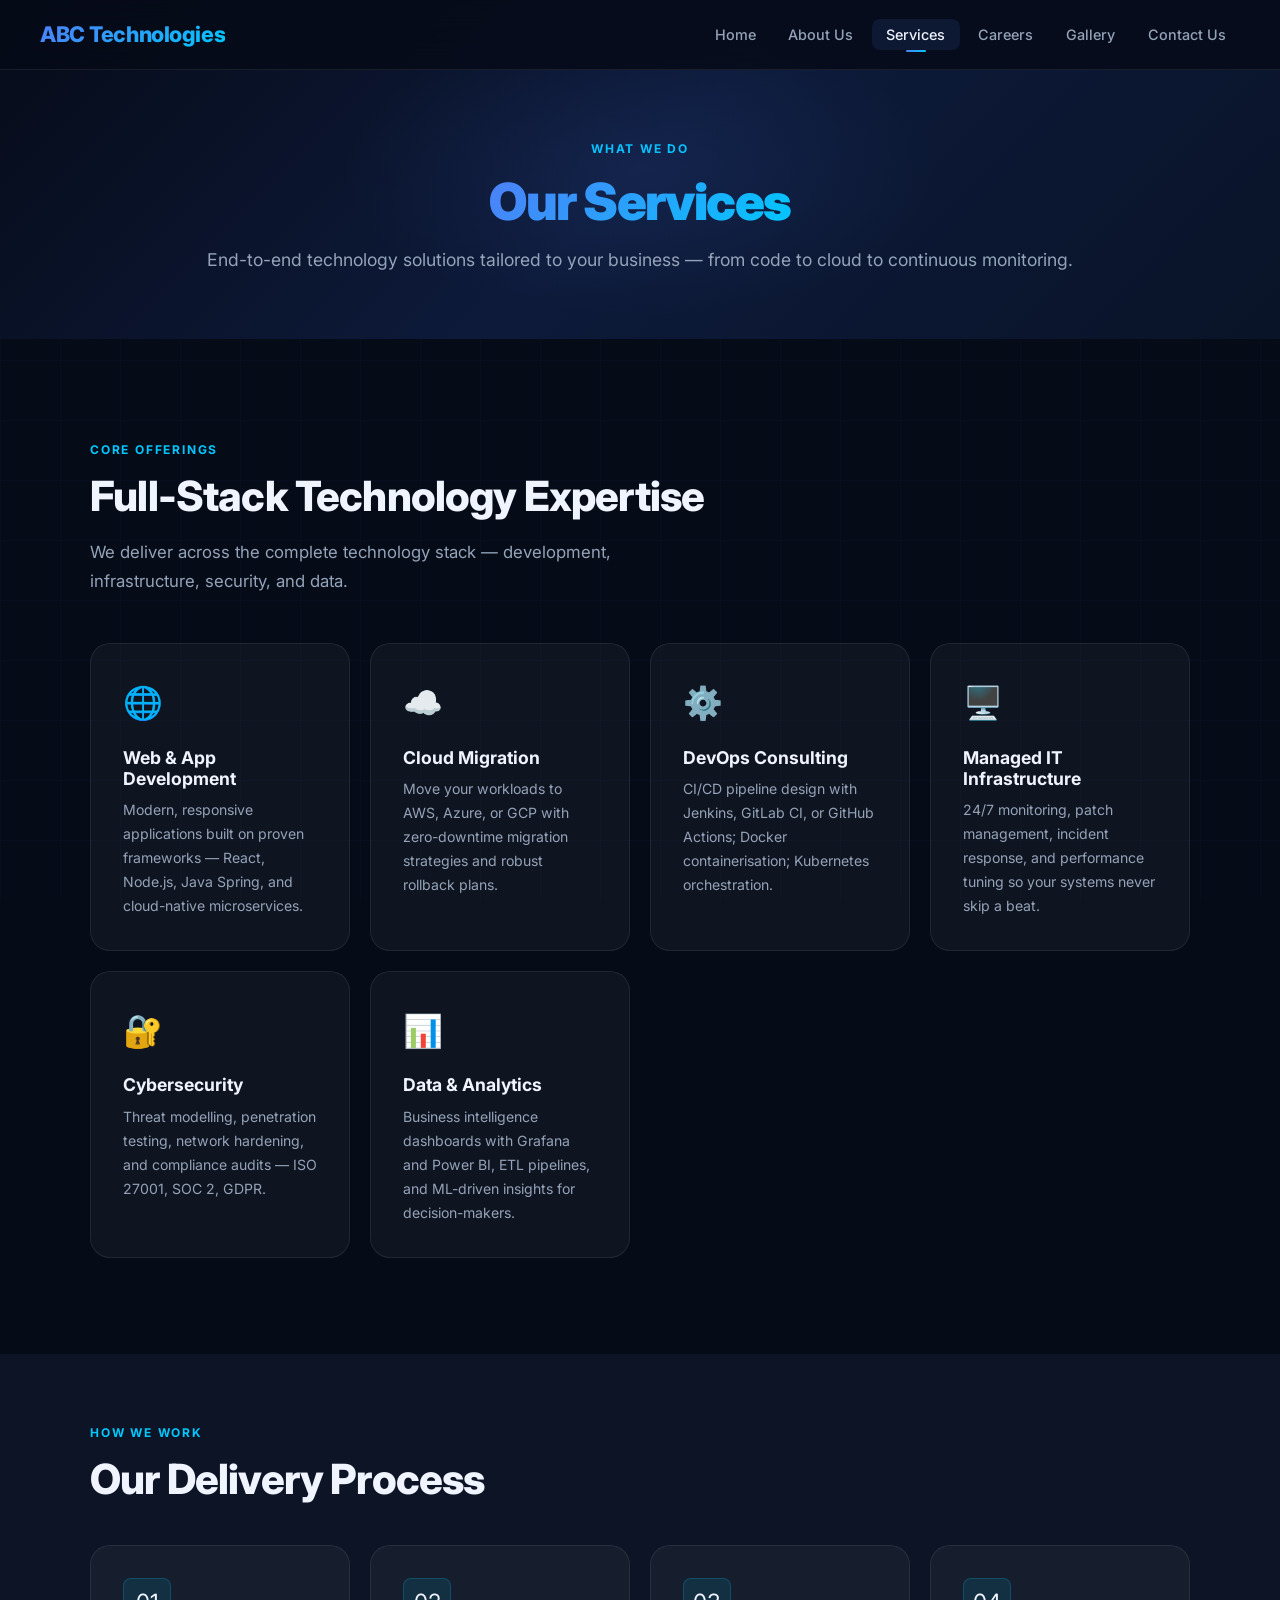
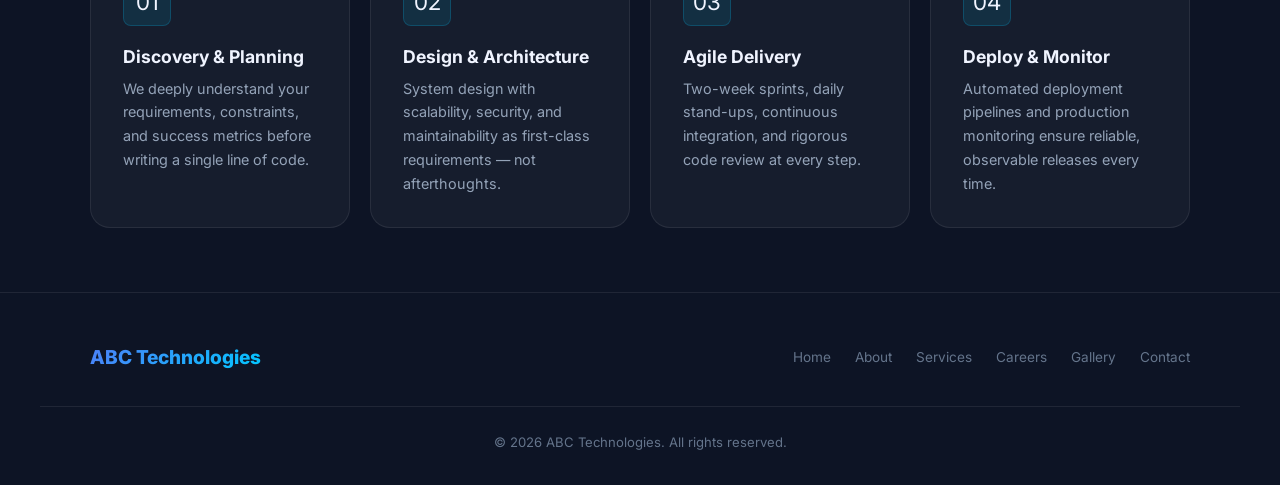
<file: website/services.html>
<!DOCTYPE html>
<html lang="en">
<head>
  <meta charset="UTF-8">
  <meta name="viewport" content="width=device-width, initial-scale=1.0">
  <meta name="description" content="ABC Technologies services — web development, cloud migration, DevOps consulting, managed IT, cybersecurity, and data analytics.">
  <title>Services — ABC Technologies</title>
  <link rel="stylesheet" href="css/style.css">
</head>
<body>

<header id="site-header">
  <div class="logo">ABC Technologies</div>
  <nav>
    <ul>
      <li><a href="index.html" id="nav-home">Home</a></li>
      <li><a href="about.html" id="nav-about">About Us</a></li>
      <li><a href="services.html" id="nav-services">Services</a></li>
      <li><a href="careers.html" id="nav-careers">Careers</a></li>
      <li><a href="gallery.html" id="nav-gallery">Gallery</a></li>
      <li><a href="contact.html" id="nav-contact">Contact Us</a></li>
    </ul>
  </nav>
</header>

<section class="page-hero">
  <div class="section-label">What We Do</div>
  <h1><span class="gradient-text">Our Services</span></h1>
  <p>End-to-end technology solutions tailored to your business — from code to cloud to continuous monitoring.</p>
</section>

<section class="section">
  <div class="section-inner">
    <div class="section-label">Core Offerings</div>
    <h2 class="section-title">Full-Stack Technology Expertise</h2>
    <p class="section-desc">We deliver across the complete technology stack — development, infrastructure, security, and data.</p>

    <div class="card-grid" id="services-grid">
      <div class="service-card">
        <div class="service-icon">🌐</div>
        <h3>Web &amp; App Development</h3>
        <p>Modern, responsive applications built on proven frameworks — React, Node.js, Java Spring, and cloud-native microservices.</p>
      </div>
      <div class="service-card">
        <div class="service-icon">☁️</div>
        <h3>Cloud Migration</h3>
        <p>Move your workloads to AWS, Azure, or GCP with zero-downtime migration strategies and robust rollback plans.</p>
      </div>
      <div class="service-card">
        <div class="service-icon">⚙️</div>
        <h3>DevOps Consulting</h3>
        <p>CI/CD pipeline design with Jenkins, GitLab CI, or GitHub Actions; Docker containerisation; Kubernetes orchestration.</p>
      </div>
      <div class="service-card">
        <div class="service-icon">🖥️</div>
        <h3>Managed IT Infrastructure</h3>
        <p>24/7 monitoring, patch management, incident response, and performance tuning so your systems never skip a beat.</p>
      </div>
      <div class="service-card">
        <div class="service-icon">🔐</div>
        <h3>Cybersecurity</h3>
        <p>Threat modelling, penetration testing, network hardening, and compliance audits — ISO 27001, SOC 2, GDPR.</p>
      </div>
      <div class="service-card">
        <div class="service-icon">📊</div>
        <h3>Data &amp; Analytics</h3>
        <p>Business intelligence dashboards with Grafana and Power BI, ETL pipelines, and ML-driven insights for decision-makers.</p>
      </div>
    </div>
  </div>
</section>

<!-- Process Section -->
<section class="section" style="background: var(--bg-secondary); padding-top: 4rem; padding-bottom: 4rem;">
  <div class="section-inner">
    <div class="section-label">How We Work</div>
    <h2 class="section-title">Our Delivery Process</h2>
    <div class="card-grid">
      <div class="card">
        <div class="card-icon" style="background: rgba(0,200,255,0.1); border-color: rgba(0,200,255,0.2);">01</div>
        <h3>Discovery &amp; Planning</h3>
        <p>We deeply understand your requirements, constraints, and success metrics before writing a single line of code.</p>
      </div>
      <div class="card">
        <div class="card-icon" style="background: rgba(0,200,255,0.1); border-color: rgba(0,200,255,0.2);">02</div>
        <h3>Design &amp; Architecture</h3>
        <p>System design with scalability, security, and maintainability as first-class requirements — not afterthoughts.</p>
      </div>
      <div class="card">
        <div class="card-icon" style="background: rgba(0,200,255,0.1); border-color: rgba(0,200,255,0.2);">03</div>
        <h3>Agile Delivery</h3>
        <p>Two-week sprints, daily stand-ups, continuous integration, and rigorous code review at every step.</p>
      </div>
      <div class="card">
        <div class="card-icon" style="background: rgba(0,200,255,0.1); border-color: rgba(0,200,255,0.2);">04</div>
        <h3>Deploy &amp; Monitor</h3>
        <p>Automated deployment pipelines and production monitoring ensure reliable, observable releases every time.</p>
      </div>
    </div>
  </div>
</section>

<footer>
  <div class="footer-inner">
    <div class="footer-logo">ABC Technologies</div>
    <div class="footer-links">
      <a href="index.html">Home</a>
      <a href="about.html">About</a>
      <a href="services.html">Services</a>
      <a href="careers.html">Careers</a>
      <a href="gallery.html">Gallery</a>
      <a href="contact.html">Contact</a>
    </div>
  </div>
  <div class="footer-copy">&copy; 2026 ABC Technologies. All rights reserved.</div>
</footer>

<script src="js/main.js"></script>
</body>
</html>
</file>
<file: website/css/style.css>
/* ============================================================
   ABC Technologies — Premium Dark Glassmorphism Design System
   ============================================================ */

@import url('https://fonts.googleapis.com/css2?family=Inter:wght@300;400;500;600;700;800;900&display=swap');

/* ─── CSS Variables ───────────────────────────────────────── */
:root {
  --bg-primary:    #060b18;
  --bg-secondary:  #0d1425;
  --bg-card:       rgba(255,255,255,0.04);
  --bg-card-hover: rgba(255,255,255,0.08);
  --border-glass:  rgba(255,255,255,0.08);
  --border-hover:  rgba(79,126,248,0.4);

  --accent-blue:   #4f7ef8;
  --accent-cyan:   #00c8ff;
  --accent-orange: #ff7a00;
  --accent-grad:   linear-gradient(135deg, #4f7ef8 0%, #00c8ff 100%);
  --hero-grad:     linear-gradient(135deg, #060b18 0%, #0d1a3a 50%, #091428 100%);

  --text-primary:  #f0f4ff;
  --text-secondary:#94a3b8;
  --text-muted:    #64748b;

  --nav-height: 70px;
  --radius-sm:  8px;
  --radius-md:  14px;
  --radius-lg:  20px;
  --radius-xl:  28px;

  --shadow-card: 0 4px 24px rgba(0,0,0,0.4);
  --shadow-glow: 0 0 40px rgba(79,126,248,0.15);
  --transition:  all 0.3s cubic-bezier(0.4,0,0.2,1);
}

/* ─── Reset ───────────────────────────────────────────────── */
*, *::before, *::after { box-sizing: border-box; margin: 0; padding: 0; }

html { scroll-behavior: smooth; }

body {
  font-family: 'Inter', -apple-system, sans-serif;
  background: var(--bg-primary);
  color: var(--text-primary);
  line-height: 1.7;
  overflow-x: hidden;
}

/* Animated background grid */
body::before {
  content: '';
  position: fixed;
  inset: 0;
  background-image:
    linear-gradient(rgba(79,126,248,0.03) 1px, transparent 1px),
    linear-gradient(90deg, rgba(79,126,248,0.03) 1px, transparent 1px);
  background-size: 60px 60px;
  pointer-events: none;
  z-index: 0;
}

/* ─── Scrollbar ───────────────────────────────────────────── */
::-webkit-scrollbar { width: 6px; }
::-webkit-scrollbar-track { background: var(--bg-secondary); }
::-webkit-scrollbar-thumb { background: var(--accent-blue); border-radius: 3px; }

/* ─── Typography ──────────────────────────────────────────── */
h1, h2, h3, h4 { font-weight: 700; line-height: 1.2; }

.gradient-text {
  background: var(--accent-grad);
  -webkit-background-clip: text;
  -webkit-text-fill-color: transparent;
  background-clip: text;
}

/* ─── Navigation ──────────────────────────────────────────── */
header {
  position: fixed;
  top: 0; left: 0; right: 0;
  height: var(--nav-height);
  background: rgba(6,11,24,0.85);
  backdrop-filter: blur(20px);
  -webkit-backdrop-filter: blur(20px);
  border-bottom: 1px solid var(--border-glass);
  display: flex;
  align-items: center;
  justify-content: space-between;
  padding: 0 2.5rem;
  z-index: 1000;
  transition: var(--transition);
}

header.scrolled {
  background: rgba(6,11,24,0.97);
  box-shadow: 0 4px 30px rgba(0,0,0,0.5);
}

.logo {
  font-size: 1.35rem;
  font-weight: 800;
  background: var(--accent-grad);
  -webkit-background-clip: text;
  -webkit-text-fill-color: transparent;
  background-clip: text;
  letter-spacing: -0.02em;
}

.logo span {
  display: inline-block;
  width: 8px; height: 8px;
  background: var(--accent-cyan);
  border-radius: 50%;
  margin-left: 3px;
  vertical-align: super;
  font-size: 0; /* hide text */
  -webkit-text-fill-color: transparent;
}

nav ul {
  list-style: none;
  display: flex;
  gap: 0.25rem;
  align-items: center;
}

nav a {
  color: var(--text-secondary);
  text-decoration: none;
  font-weight: 500;
  font-size: 0.9rem;
  padding: 0.45rem 0.9rem;
  border-radius: var(--radius-sm);
  transition: var(--transition);
  position: relative;
}

nav a:hover,
nav a.active {
  color: var(--text-primary);
  background: rgba(79,126,248,0.1);
}

nav a.active::after {
  content: '';
  position: absolute;
  bottom: -2px; left: 50%;
  transform: translateX(-50%);
  width: 20px; height: 2px;
  background: var(--accent-grad);
  border-radius: 2px;
}

/* ─── Hero ────────────────────────────────────────────────── */
.hero {
  min-height: 100vh;
  display: flex;
  flex-direction: column;
  align-items: center;
  justify-content: center;
  text-align: center;
  padding: calc(var(--nav-height) + 3rem) 2rem 4rem;
  background: var(--hero-grad);
  position: relative;
  overflow: hidden;
}

/* Glowing orbs */
.hero::before {
  content: '';
  position: absolute;
  top: 10%; left: 20%;
  width: 500px; height: 500px;
  background: radial-gradient(circle, rgba(79,126,248,0.12) 0%, transparent 70%);
  border-radius: 50%;
  pointer-events: none;
  animation: float 8s ease-in-out infinite;
}

.hero::after {
  content: '';
  position: absolute;
  bottom: 10%; right: 15%;
  width: 400px; height: 400px;
  background: radial-gradient(circle, rgba(0,200,255,0.08) 0%, transparent 70%);
  border-radius: 50%;
  pointer-events: none;
  animation: float 10s ease-in-out infinite reverse;
}

@keyframes float {
  0%, 100% { transform: translateY(0px) scale(1); }
  50% { transform: translateY(-30px) scale(1.05); }
}

.hero-badge {
  display: inline-flex;
  align-items: center;
  gap: 0.5rem;
  background: rgba(79,126,248,0.12);
  border: 1px solid rgba(79,126,248,0.3);
  color: var(--accent-cyan);
  font-size: 0.8rem;
  font-weight: 600;
  letter-spacing: 0.08em;
  text-transform: uppercase;
  padding: 0.35rem 1rem;
  border-radius: 100px;
  margin-bottom: 1.5rem;
  animation: fadeInUp 0.6s ease both;
}

.hero-badge::before {
  content: '';
  width: 6px; height: 6px;
  background: var(--accent-cyan);
  border-radius: 50%;
  animation: pulse-dot 2s infinite;
}

@keyframes pulse-dot {
  0%, 100% { opacity: 1; transform: scale(1); }
  50% { opacity: 0.5; transform: scale(0.8); }
}

.hero h1 {
  font-size: clamp(2.4rem, 6vw, 4.2rem);
  font-weight: 900;
  line-height: 1.1;
  letter-spacing: -0.03em;
  margin-bottom: 1.25rem;
  animation: fadeInUp 0.7s ease 0.1s both;
}

.hero p {
  font-size: clamp(1rem, 2vw, 1.2rem);
  color: var(--text-secondary);
  max-width: 580px;
  margin: 0 auto 2.5rem;
  animation: fadeInUp 0.7s ease 0.2s both;
}

.hero-cta {
  display: flex;
  gap: 1rem;
  justify-content: center;
  flex-wrap: wrap;
  animation: fadeInUp 0.7s ease 0.3s both;
}

/* ─── Buttons ─────────────────────────────────────────────── */
.btn {
  display: inline-flex;
  align-items: center;
  gap: 0.5rem;
  padding: 0.75rem 1.75rem;
  border-radius: 100px;
  font-size: 0.95rem;
  font-weight: 600;
  font-family: 'Inter', sans-serif;
  cursor: pointer;
  text-decoration: none;
  transition: var(--transition);
  border: none;
}

.btn-primary {
  background: var(--accent-grad);
  color: #fff;
  box-shadow: 0 4px 20px rgba(79,126,248,0.35);
}

.btn-primary:hover {
  transform: translateY(-2px);
  box-shadow: 0 8px 30px rgba(79,126,248,0.5);
}

.btn-outline {
  background: transparent;
  color: var(--text-primary);
  border: 1px solid var(--border-glass);
}

.btn-outline:hover {
  background: var(--bg-card-hover);
  border-color: var(--border-hover);
  transform: translateY(-2px);
}

/* ─── Stats Row ───────────────────────────────────────────── */
.stats-row {
  display: flex;
  justify-content: center;
  gap: 3rem;
  flex-wrap: wrap;
  margin-top: 4rem;
  padding-top: 2.5rem;
  border-top: 1px solid var(--border-glass);
  animation: fadeInUp 0.7s ease 0.4s both;
  position: relative;
  z-index: 1;
}

.stat {
  text-align: center;
}

.stat-number {
  font-size: 2.2rem;
  font-weight: 800;
  background: var(--accent-grad);
  -webkit-background-clip: text;
  -webkit-text-fill-color: transparent;
  background-clip: text;
  line-height: 1;
}

.stat-label {
  font-size: 0.8rem;
  color: var(--text-muted);
  text-transform: uppercase;
  letter-spacing: 0.08em;
  margin-top: 0.3rem;
}

/* ─── Sections ────────────────────────────────────────────── */
.section {
  padding: 6rem 2rem;
  position: relative;
  z-index: 1;
}

.section-inner {
  max-width: 1100px;
  margin: 0 auto;
}

.section-label {
  display: inline-block;
  color: var(--accent-cyan);
  font-size: 0.75rem;
  font-weight: 700;
  letter-spacing: 0.15em;
  text-transform: uppercase;
  margin-bottom: 0.75rem;
}

.section-title {
  font-size: clamp(1.8rem, 4vw, 2.6rem);
  font-weight: 800;
  letter-spacing: -0.02em;
  margin-bottom: 1rem;
}

.section-desc {
  color: var(--text-secondary);
  font-size: 1.05rem;
  max-width: 560px;
  margin-bottom: 3rem;
}

/* ─── Cards ───────────────────────────────────────────────── */
.card-grid {
  display: grid;
  grid-template-columns: repeat(auto-fit, minmax(260px, 1fr));
  gap: 1.25rem;
  margin-top: 2.5rem;
}

.card {
  background: var(--bg-card);
  border: 1px solid var(--border-glass);
  border-radius: var(--radius-lg);
  padding: 2rem;
  transition: var(--transition);
  position: relative;
  overflow: hidden;
  opacity: 0;
  transform: translateY(24px);
}

.card.visible {
  opacity: 1;
  transform: translateY(0);
}

.card::before {
  content: '';
  position: absolute;
  top: 0; left: 0; right: 0;
  height: 1px;
  background: linear-gradient(90deg, transparent, rgba(79,126,248,0.5), transparent);
  opacity: 0;
  transition: var(--transition);
}

.card:hover {
  background: var(--bg-card-hover);
  border-color: var(--border-hover);
  transform: translateY(-4px);
  box-shadow: var(--shadow-glow);
}

.card:hover::before { opacity: 1; }

.card-icon {
  width: 48px; height: 48px;
  background: rgba(79,126,248,0.12);
  border: 1px solid rgba(79,126,248,0.2);
  border-radius: var(--radius-sm);
  display: flex;
  align-items: center;
  justify-content: center;
  font-size: 1.4rem;
  margin-bottom: 1.25rem;
}

.card h3 {
  font-size: 1.1rem;
  font-weight: 700;
  color: var(--text-primary);
  margin-bottom: 0.6rem;
}

.card p {
  font-size: 0.9rem;
  color: var(--text-secondary);
  line-height: 1.65;
}

/* ─── Sub-hero banner (inner pages) ──────────────────────── */
.page-hero {
  padding: calc(var(--nav-height) + 4rem) 2rem 4rem;
  text-align: center;
  background: var(--hero-grad);
  position: relative;
  overflow: hidden;
}

.page-hero::before {
  content: '';
  position: absolute;
  top: 50%; left: 50%;
  transform: translate(-50%, -50%);
  width: 600px; height: 300px;
  background: radial-gradient(ellipse, rgba(79,126,248,0.1) 0%, transparent 70%);
  pointer-events: none;
}

.page-hero h1 {
  font-size: clamp(2rem, 5vw, 3.2rem);
  font-weight: 900;
  letter-spacing: -0.03em;
  position: relative;
}

.page-hero p {
  color: var(--text-secondary);
  font-size: 1.1rem;
  margin-top: 0.75rem;
  position: relative;
}

/* ─── About — Timeline ────────────────────────────────────── */
.timeline {
  position: relative;
  padding-left: 2rem;
  margin-top: 2rem;
}

.timeline::before {
  content: '';
  position: absolute;
  left: 0; top: 0; bottom: 0;
  width: 2px;
  background: linear-gradient(180deg, var(--accent-blue), var(--accent-cyan));
  border-radius: 2px;
}

.timeline-item {
  position: relative;
  padding: 0 0 2rem 2rem;
  opacity: 0;
  transform: translateX(-16px);
  transition: var(--transition);
}

.timeline-item.visible {
  opacity: 1;
  transform: translateX(0);
}

.timeline-item::before {
  content: '';
  position: absolute;
  left: -5px; top: 6px;
  width: 10px; height: 10px;
  background: var(--accent-cyan);
  border: 2px solid var(--bg-primary);
  border-radius: 50%;
  box-shadow: 0 0 8px rgba(0,200,255,0.5);
}

.timeline-item .year {
  font-size: 0.75rem;
  font-weight: 700;
  color: var(--accent-cyan);
  text-transform: uppercase;
  letter-spacing: 0.1em;
}

.timeline-item h3 { font-size: 1rem; margin: 0.25rem 0 0.4rem; }
.timeline-item p { font-size: 0.88rem; color: var(--text-secondary); }

/* ─── Services — Icon Cards ───────────────────────────────── */
.service-card {
  background: var(--bg-card);
  border: 1px solid var(--border-glass);
  border-radius: var(--radius-lg);
  padding: 2rem;
  transition: var(--transition);
  opacity: 0;
  transform: translateY(24px);
}

.service-card.visible {
  opacity: 1;
  transform: translateY(0);
}

.service-card:hover {
  background: var(--bg-card-hover);
  border-color: var(--border-hover);
  transform: translateY(-4px);
  box-shadow: var(--shadow-glow);
}

.service-icon {
  font-size: 2rem;
  margin-bottom: 1rem;
}

.service-card h3 {
  font-size: 1.1rem;
  font-weight: 700;
  margin-bottom: 0.6rem;
}

.service-card p {
  font-size: 0.88rem;
  color: var(--text-secondary);
}

/* ─── Careers — Job Cards ─────────────────────────────────── */
.job-card {
  background: var(--bg-card);
  border: 1px solid var(--border-glass);
  border-radius: var(--radius-lg);
  padding: 1.75rem 2rem;
  display: flex;
  align-items: center;
  justify-content: space-between;
  gap: 1.5rem;
  flex-wrap: wrap;
  transition: var(--transition);
  opacity: 0;
  transform: translateY(16px);
}

.job-card.visible {
  opacity: 1;
  transform: translateY(0);
}

.job-card:hover {
  background: var(--bg-card-hover);
  border-color: var(--border-hover);
  box-shadow: var(--shadow-glow);
}

.job-info h3 {
  font-size: 1.05rem;
  font-weight: 700;
  margin-bottom: 0.5rem;
}

.job-badges {
  display: flex;
  gap: 0.5rem;
  flex-wrap: wrap;
}

.badge {
  display: inline-block;
  padding: 0.25rem 0.75rem;
  border-radius: 100px;
  font-size: 0.75rem;
  font-weight: 600;
}

.badge-location {
  background: rgba(0,200,255,0.1);
  color: var(--accent-cyan);
  border: 1px solid rgba(0,200,255,0.2);
}

.badge-type {
  background: rgba(79,126,248,0.1);
  color: var(--accent-blue);
  border: 1px solid rgba(79,126,248,0.2);
}

.badge-dept {
  background: rgba(255,122,0,0.1);
  color: var(--accent-orange);
  border: 1px solid rgba(255,122,0,0.2);
}

.job-card .btn-apply {
  flex-shrink: 0;
  background: rgba(79,126,248,0.1);
  color: var(--accent-blue);
  border: 1px solid rgba(79,126,248,0.3);
  padding: 0.55rem 1.25rem;
  border-radius: 100px;
  font-size: 0.85rem;
  font-weight: 600;
  cursor: pointer;
  text-decoration: none;
  font-family: 'Inter', sans-serif;
  transition: var(--transition);
}

.job-card .btn-apply:hover {
  background: var(--accent-grad);
  color: #fff;
  border-color: transparent;
  box-shadow: 0 4px 16px rgba(79,126,248,0.35);
}

/* ─── Gallery ─────────────────────────────────────────────── */
.gallery-grid {
  display: grid;
  grid-template-columns: repeat(auto-fit, minmax(280px, 1fr));
  gap: 1.25rem;
  margin-top: 2rem;
}

.gallery-item {
  border-radius: var(--radius-md);
  overflow: hidden;
  position: relative;
  aspect-ratio: 4/3;
  background: var(--bg-card);
  border: 1px solid var(--border-glass);
  cursor: pointer;
  opacity: 0;
  transform: scale(0.96);
  transition: var(--transition);
}

.gallery-item.visible {
  opacity: 1;
  transform: scale(1);
}

.gallery-item img {
  width: 100%;
  height: 100%;
  object-fit: cover;
  transition: transform 0.5s ease;
}

.gallery-item:hover img { transform: scale(1.07); }

.gallery-overlay {
  position: absolute;
  inset: 0;
  background: linear-gradient(to top, rgba(6,11,24,0.9) 0%, transparent 60%);
  opacity: 0;
  transition: var(--transition);
  display: flex;
  align-items: flex-end;
  padding: 1.25rem;
}

.gallery-item:hover .gallery-overlay { opacity: 1; }

.gallery-overlay span {
  color: #fff;
  font-weight: 600;
  font-size: 0.95rem;
}

/* ─── Contact ─────────────────────────────────────────────── */
.contact-grid {
  display: grid;
  grid-template-columns: 1fr 1.5fr;
  gap: 3rem;
  margin-top: 2rem;
}

.contact-info-list {
  display: flex;
  flex-direction: column;
  gap: 1.25rem;
}

.contact-info-item {
  display: flex;
  align-items: flex-start;
  gap: 1rem;
  background: var(--bg-card);
  border: 1px solid var(--border-glass);
  border-radius: var(--radius-md);
  padding: 1.25rem;
  transition: var(--transition);
}

.contact-info-item:hover {
  border-color: var(--border-hover);
  background: var(--bg-card-hover);
}

.contact-info-icon {
  font-size: 1.4rem;
  flex-shrink: 0;
  width: 42px; height: 42px;
  background: rgba(79,126,248,0.1);
  border-radius: var(--radius-sm);
  display: flex;
  align-items: center;
  justify-content: center;
}

.contact-info-item h4 {
  font-size: 0.8rem;
  font-weight: 600;
  color: var(--text-muted);
  text-transform: uppercase;
  letter-spacing: 0.08em;
  margin-bottom: 0.2rem;
}

.contact-info-item p {
  font-size: 0.9rem;
  color: var(--text-secondary);
}

/* ─── Form ────────────────────────────────────────────────── */
.contact-form-wrap {
  background: var(--bg-card);
  border: 1px solid var(--border-glass);
  border-radius: var(--radius-lg);
  padding: 2.5rem;
}

.contact-form-wrap h3 {
  font-size: 1.3rem;
  font-weight: 700;
  margin-bottom: 1.75rem;
}

form {
  display: flex;
  flex-direction: column;
  gap: 1rem;
}

.form-row {
  display: grid;
  grid-template-columns: 1fr 1fr;
  gap: 1rem;
}

.form-group {
  display: flex;
  flex-direction: column;
  gap: 0.35rem;
}

.form-group label {
  font-size: 0.8rem;
  font-weight: 600;
  color: var(--text-secondary);
  text-transform: uppercase;
  letter-spacing: 0.05em;
}

input, textarea, select {
  background: rgba(255,255,255,0.04);
  border: 1px solid var(--border-glass);
  border-radius: var(--radius-sm);
  padding: 0.75rem 1rem;
  color: var(--text-primary);
  font-size: 0.95rem;
  font-family: 'Inter', sans-serif;
  transition: var(--transition);
  outline: none;
  width: 100%;
}

input:focus, textarea:focus, select:focus {
  border-color: var(--accent-blue);
  background: rgba(79,126,248,0.05);
  box-shadow: 0 0 0 3px rgba(79,126,248,0.1);
}

input::placeholder, textarea::placeholder { color: var(--text-muted); }

textarea { resize: vertical; min-height: 130px; }

button[type="submit"], .btn-submit {
  background: var(--accent-grad);
  color: #fff;
  border: none;
  padding: 0.85rem 2rem;
  border-radius: 100px;
  font-size: 0.95rem;
  font-weight: 600;
  font-family: 'Inter', sans-serif;
  cursor: pointer;
  transition: var(--transition);
  align-self: flex-start;
  box-shadow: 0 4px 20px rgba(79,126,248,0.3);
}

button[type="submit"]:hover { transform: translateY(-2px); box-shadow: 0 8px 28px rgba(79,126,248,0.45); }

.form-success {
  display: none;
  padding: 1rem;
  background: rgba(0,200,100,0.1);
  border: 1px solid rgba(0,200,100,0.3);
  border-radius: var(--radius-sm);
  color: #00c864;
  font-size: 0.9rem;
  font-weight: 500;
}

/* ─── Health indicator ────────────────────────────────────── */
#health {
  display: inline-flex;
  align-items: center;
  gap: 0.5rem;
  font-size: 0.82rem;
  color: #00c864;
  margin-top: 1rem;
}

#health::before {
  content: '';
  width: 7px; height: 7px;
  background: #00c864;
  border-radius: 50%;
  box-shadow: 0 0 6px #00c864;
  animation: pulse-dot 2s infinite;
}

/* ─── Footer ──────────────────────────────────────────────── */
footer {
  background: var(--bg-secondary);
  border-top: 1px solid var(--border-glass);
  padding: 3rem 2.5rem 2rem;
  position: relative;
  z-index: 1;
}

.footer-inner {
  max-width: 1100px;
  margin: 0 auto;
  display: flex;
  align-items: center;
  justify-content: space-between;
  flex-wrap: wrap;
  gap: 1rem;
}

.footer-logo {
  font-size: 1.2rem;
  font-weight: 800;
  background: var(--accent-grad);
  -webkit-background-clip: text;
  -webkit-text-fill-color: transparent;
  background-clip: text;
}

.footer-links {
  display: flex;
  gap: 1.5rem;
  flex-wrap: wrap;
}

.footer-links a {
  color: var(--text-muted);
  text-decoration: none;
  font-size: 0.85rem;
  transition: var(--transition);
}

.footer-links a:hover { color: var(--text-primary); }

.footer-copy {
  color: var(--text-muted);
  font-size: 0.82rem;
  text-align: center;
  margin-top: 2rem;
  padding-top: 1.5rem;
  border-top: 1px solid var(--border-glass);
}

/* ─── Animations ──────────────────────────────────────────── */
@keyframes fadeInUp {
  from { opacity: 0; transform: translateY(20px); }
  to   { opacity: 1; transform: translateY(0); }
}

/* Stagger animation delays */
.card:nth-child(1), .service-card:nth-child(1), .job-card:nth-child(1) { transition-delay: 0.05s; }
.card:nth-child(2), .service-card:nth-child(2), .job-card:nth-child(2) { transition-delay: 0.1s; }
.card:nth-child(3), .service-card:nth-child(3), .job-card:nth-child(3) { transition-delay: 0.15s; }
.card:nth-child(4), .service-card:nth-child(4), .job-card:nth-child(4) { transition-delay: 0.2s; }
.card:nth-child(5), .service-card:nth-child(5), .job-card:nth-child(5) { transition-delay: 0.25s; }
.card:nth-child(6), .service-card:nth-child(6), .job-card:nth-child(6) { transition-delay: 0.3s; }

/* ─── Responsive ──────────────────────────────────────────── */
@media (max-width: 768px) {
  header { padding: 0 1.25rem; }
  nav a { padding: 0.4rem 0.6rem; font-size: 0.82rem; }
  .contact-grid { grid-template-columns: 1fr; }
  .form-row { grid-template-columns: 1fr; }
  .stats-row { gap: 2rem; }
  .footer-inner { flex-direction: column; align-items: flex-start; }
}

@media (max-width: 540px) {
  nav ul { gap: 0; }
  .hero-cta { flex-direction: column; align-items: center; }
}
</file>
